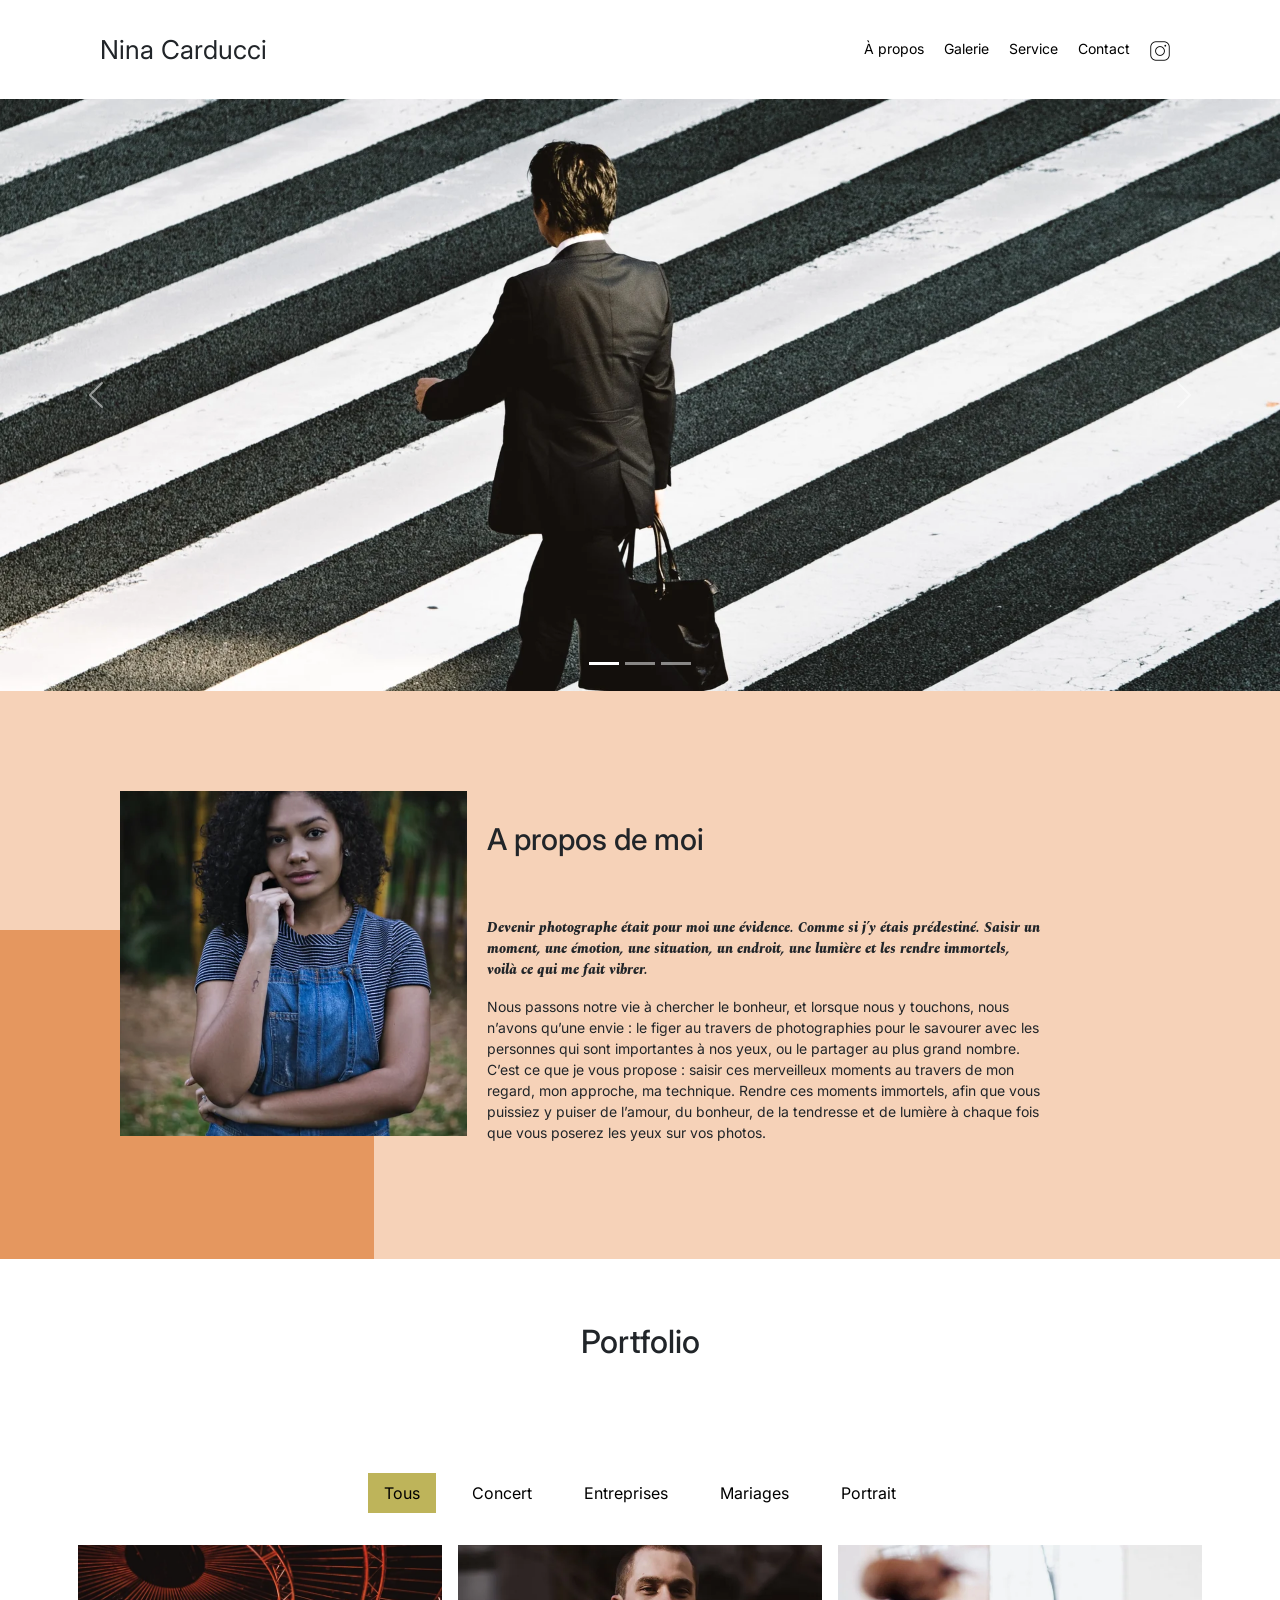
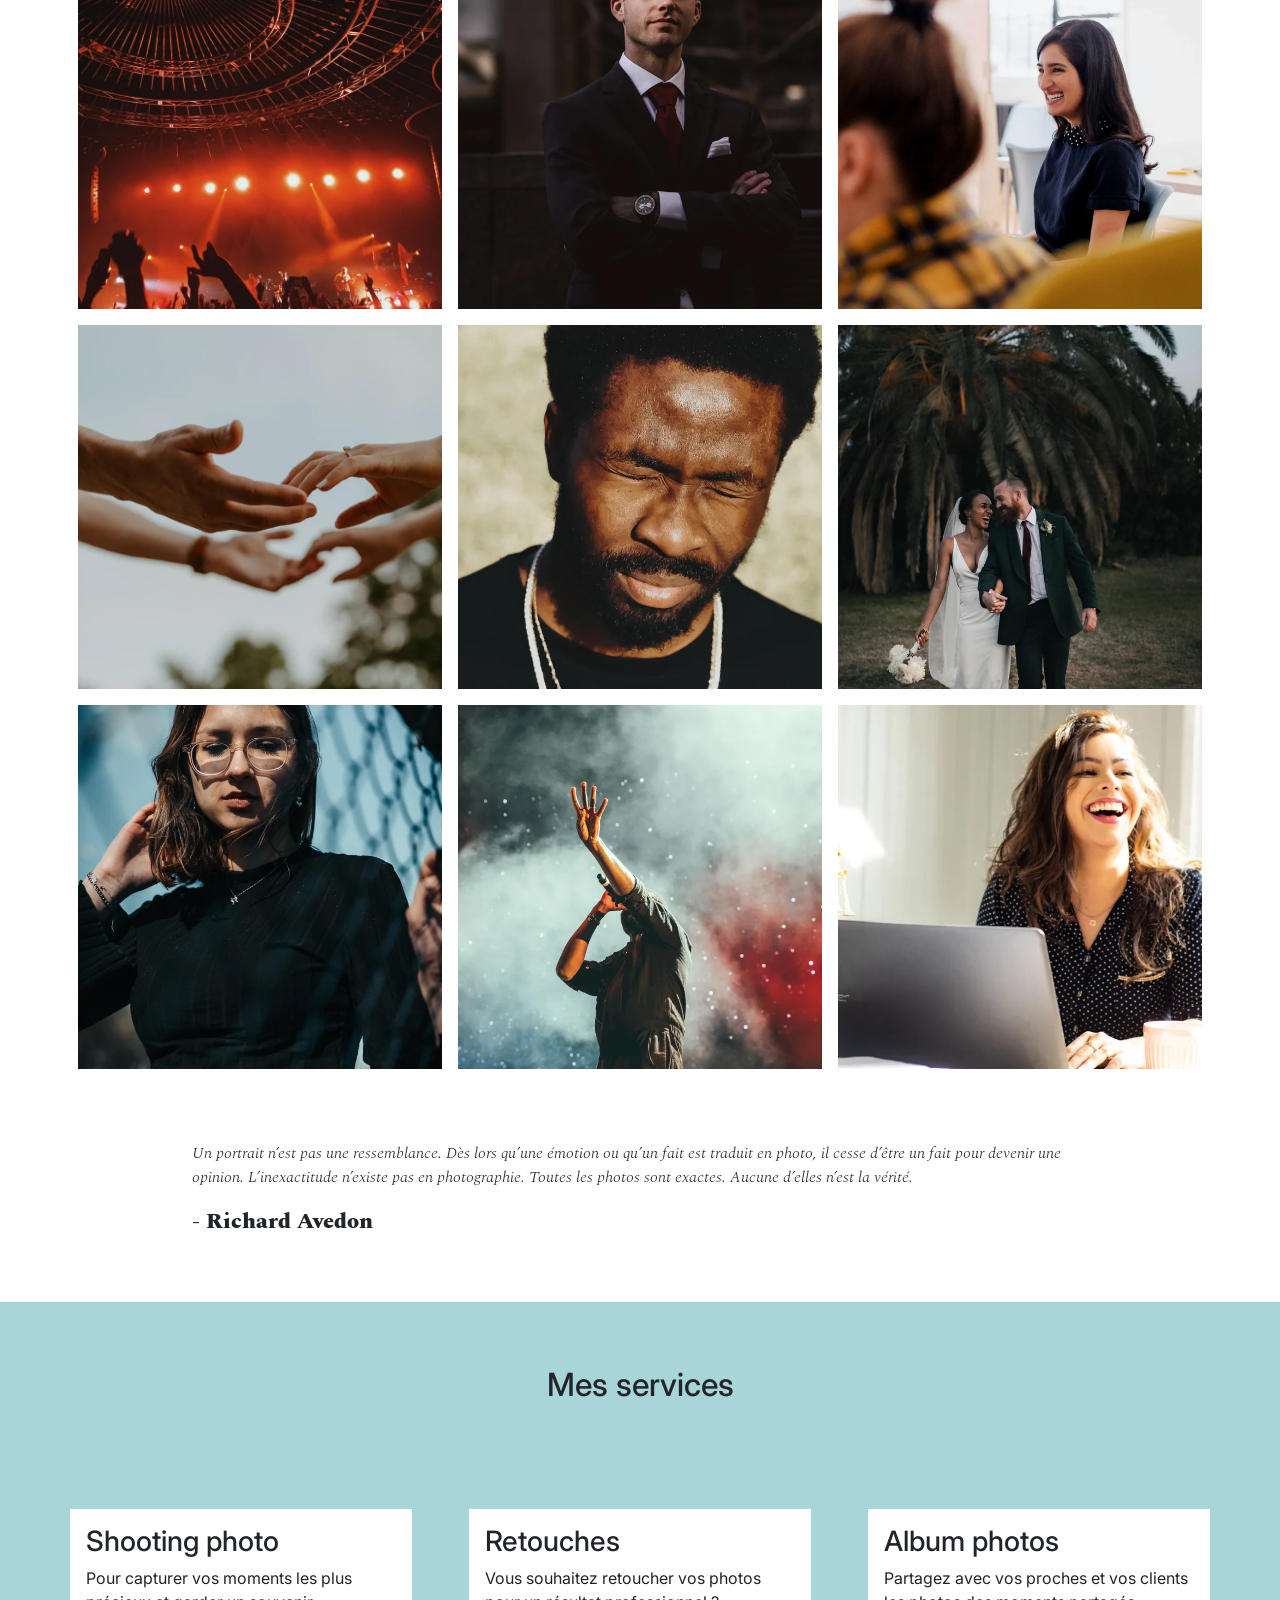
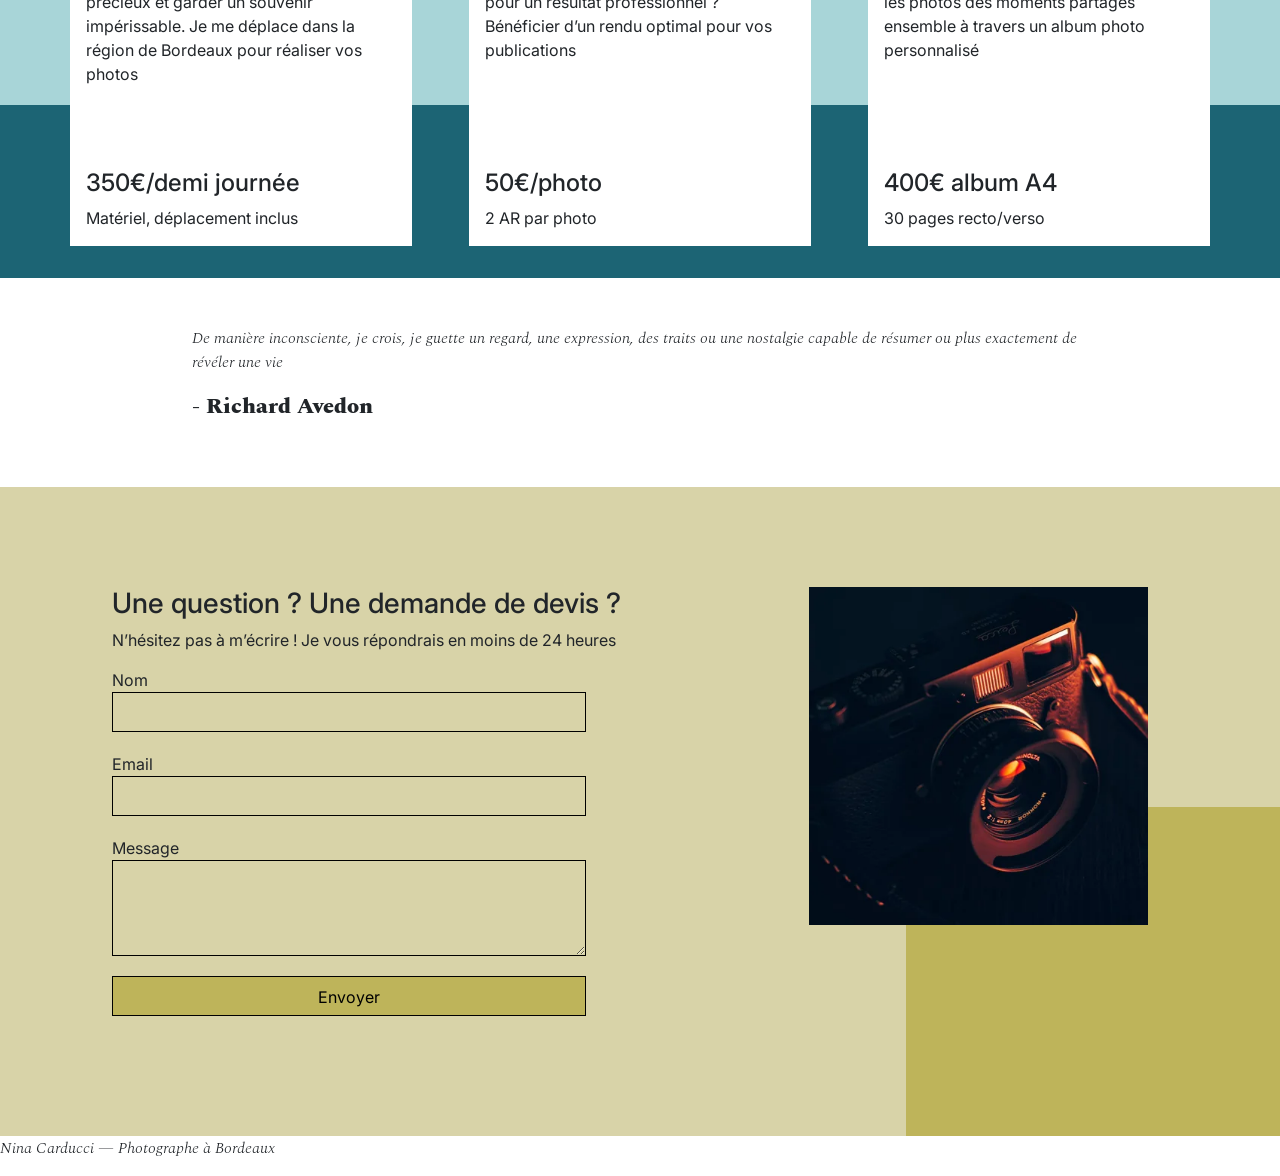
<file: index.html>
<!doctype html>
<html lang="fr">
  <head>
    <!-- Métadonnées pour SEO-->
    <meta charset="UTF-8" />
    <meta name="viewport" content="width=device-width, initial-scale=1.0" />
    <title>Nina Carducci — Photographe portraits & événements à Bordeaux</title>
    <meta
      name="description"
      content="Photographe professionnelle à Bordeaux, Nina Carducci capture vos portraits, mariages et événements avec sensibilité. Contactez-la pour votre prochain projet."
    />
    <!-- Favicon -->
    <link rel="icon" type="image/png" href="./assets/images/favicon.png" />

    <!-- Métadonnées pour Open Graph -->
    <meta property="og:type" content="website" />
    <meta
      property="og:url"
      content="https://thierry-webdeveloper.github.io/Site-NinaCarducci/"
    />
    <meta
      property="og:title"
      content="Nina Carducci — Photographe portraits & événements à Bordeaux"
    />
    <meta
      property="og:description"
      content="Photographe professionnelle à Bordeaux, Nina Carducci capture vos portraits, mariages et événements avec sensibilité. Contactez-la pour votre prochain projet."
    />
    <meta
      property="og:image"
      content="https://thierry-webdeveloper.github.io/Site-NinaCarducci/assets/images/nina.webp"
    />
    <meta property="og:locale" content="fr_FR" />
    <meta property="og:site_name" content="Nina Carducci Photographe" />

    <!-- Métadonnées pour Twitter Card -->
    <meta name="twitter:card" content="summary_large_image" />
    <meta
      name="twitter:title"
      content="Nina Carducci — Photographe portraits & événements à Bordeaux"
    />
    <meta
      name="twitter:description"
      content="Photographe professionnelle à Bordeaux, Nina Carducci capture vos portraits, mariages et événements avec sensibilité. Contactez-la pour votre prochain projet."
    />
    <meta
      name="twitter:image"
      content="https://thierry-webdeveloper.github.io/Site-NinaCarducci/assets/images/nina.webp"
    />

    <!-- Schema.org JSON-LD — Référencement local -->
    <script type="application/ld+json">
      {
        "@context": "https://schema.org",
        "@type": "LocalBusiness",
        "name": "Nina Carducci Photographe",
        "image": "https://thierry-webdeveloper.github.io/Site-NinaCarducci/assets/images/nina.webp",
        "url": "https://thierry-webdeveloper.github.io/Site-NinaCarducci/",
        "telephone": "+33556677889",
        "address": {
          "@type": "PostalAddress",
          "streetAddress": "68 avenue Alsace-Lorraine",
          "addressLocality": "Bordeaux",
          "postalCode": "33200",
          "addressCountry": "FR"
        },
        "openingHoursSpecification": [
          {
            "@type": "OpeningHoursSpecification",
            "dayOfWeek": [
              "Monday",
              "Tuesday",
              "Wednesday",
              "Thursday",
              "Friday"
            ],
            "opens": "10:00",
            "closes": "19:00"
          }
        ],
        "sameAs": ["https://www.instagram.com/ninacarducci.photo/?hl=fr"]
      }
    </script>

    <!-- Minification dossier bootstrap -->
    <link rel="stylesheet" href="assets/bootstrap/bootstrap.min.css" />
    <script src="./assets/bootstrap/bootstrap.bundle.min.js" defer></script>

    <link rel="stylesheet" href="./assets/style.css" />

    <link rel="preconnect" href="https://fonts.googleapis.com" />
    <link rel="preconnect" href="https://fonts.gstatic.com" crossorigin />
    <link
      href="https://fonts.googleapis.com/css2?family=Inter&family=Spectral:ital,wght@0,400;1,300;1,400;1,800&display=swap"
      rel="stylesheet"
    />

    <script
      src="https://code.jquery.com/jquery-3.4.1.min.js"
      integrity="sha256-CSXorXvZcTkaix6Yvo6HppcZGetbYMGWSFlBw8HfCJo="
      crossorigin="anonymous"
    ></script>
    <script src="./assets/maugallery.js" defer></script>
    <script src="./assets/scripts.js" defer></script>
  </head>
  <body>
    <header class="top-header">
      <!-- <p class="name">Nina Carducci</p> -->
      <a
        href="#"
        class="name"
        aria-label="Nina Carducci — retour en haut de page"
        >Nina Carducci</a
      >
      <nav class="nav">
        <ul>
          <li><a href="#about">À propos</a></li>
          <li><a href="#gallery">Galerie</a></li>
          <li><a href="#services">Service</a></li>
          <li><a href="#contact">Contact</a></li>
          <li>
            <a
              class="social-link"
              href="https://www.instagram.com/ninacarducci.photo/?hl=fr"
              target="_blank"
              ><img
                src="assets/images/instagram.png"
                alt="Voir le profil Instagram de Nina Carducci"
                width="20"
                height="20"
            /></a>
          </li>
        </ul>
      </nav>
    </header>
    <main>
      <section id="header">
        <h1 class="visually-hidden">Nina Carducci, photographe à Bordeaux</h1>
        <div
          id="carouselExampleIndicators"
          class="carousel slide"
          data-bs-ride="carousel"
        >
          <div class="carousel-indicators">
            <button
              type="button"
              data-bs-target="#carouselExampleIndicators"
              data-bs-slide-to="0"
              class="active"
              aria-current="true"
              aria-label="Slide 1"
            ></button>
            <button
              type="button"
              data-bs-target="#carouselExampleIndicators"
              data-bs-slide-to="1"
              aria-label="Slide 2"
            ></button>
            <button
              type="button"
              data-bs-target="#carouselExampleIndicators"
              data-bs-slide-to="2"
              aria-label="Slide 3"
            ></button>
          </div>
          <div class="carousel-inner">
            <div class="carousel-item active">
              <img
                src="./assets/images/slider/ryoji-iwata-wUZjnOv7t0g-unsplash.webp"
                class="d-block w-100"
                alt="Homme en costume de dos marchant dans une rue"
                width="1920"
                height="888"
              />
            </div>
            <div class="carousel-item">
              <img
                src="./assets/images/slider/nicholas-green-nPz8akkUmDI-unsplash.webp"
                class="d-block w-100"
                alt="Foule en liesse les bras levés lors d'un concert"
                width="1920"
                height="888"
              />
            </div>
            <div class="carousel-item">
              <img
                src="./assets/images/slider/edward-cisneros-3_h6-1NPDGw-unsplash.webp"
                class="d-block w-100"
                alt="Mariés s'embrassant lors de leur cérémonie de mariage"
                width="1920"
                height="888"
              />
            </div>
          </div>
          <button
            class="carousel-control-prev"
            type="button"
            aria-label="Diapositive précédente"
            data-bs-target="#carouselExampleIndicators"
            data-bs-slide="prev"
          >
            <span class="carousel-control-prev-icon" aria-hidden="true"></span>
            <!-- <span class="visually-hidden">Previous</span> -->
          </button>
          <button
            class="carousel-control-next"
            type="button"
            aria-label="Diapositive suivante"
            data-bs-target="#carouselExampleIndicators"
            data-bs-slide="next"
          >
            <span class="carousel-control-next-icon" aria-hidden="true"></span>
            <!-- <span class="visually-hidden">Next</span> -->
          </button>
        </div>
      </section>
      <section id="about">
        <div class="picture left">
          <img
            src="./assets/images/nina.webp"
            alt="Portrait de Nina Carducci, photographe"
            width="560"
            height="558"
          />
        </div>
        <div id="about-me">
          <h2 class="about-me__title">A propos de moi</h2>
          <p class="about-me__introduction">
            Devenir photographe était pour moi une évidence. Comme si j’y étais
            prédestiné. Saisir un moment, une émotion, une situation, un
            endroit, une lumière et les rendre immortels, voilà ce qui me fait
            vibrer.
          </p>
          <p>
            Nous passons notre vie à chercher le bonheur, et lorsque nous y
            touchons, nous n’avons qu’une envie : le figer au travers de
            photographies pour le savourer avec les personnes qui sont
            importantes à nos yeux, ou le partager au plus grand nombre. C’est
            ce que je vous propose : saisir ces merveilleux moments au travers
            de mon regard, mon approche, ma technique. Rendre ces moments
            immortels, afin que vous puissiez y puiser de l’amour, du bonheur,
            de la tendresse et de lumière à chaque fois que vous poserez les
            yeux sur vos photos.
          </p>
        </div>
      </section>
      <section id="gallery">
        <h2 class="title">Portfolio</h2>
        <div class="container py-3">
          <div class="gallery" style="display: none">
            <img
              data-gallery-tag="Concert"
              class="gallery-item"
              src="./assets/images/gallery/concerts/aaron-paul-wnX-fXzB6Cw-unsplash.webp"
              alt="Chanteur sur scène sous les projecteurs lors d'un concert"
              loading="lazy"
            />
            <img
              data-gallery-tag="Entreprises"
              class="gallery-item"
              src="./assets/images/gallery/entreprise/ali-morshedlou-WMD64tMfc4k-unsplash.webp"
              alt="Portrait professionnel d'un homme en costume les bras croisés"
              loading="lazy"
            />
            <img
              data-gallery-tag="Entreprises"
              class="gallery-item"
              src="./assets/images/gallery/entreprise/jason-goodman-tHO1_OuKbg0-unsplash.webp"
              alt="Femme souriante en réunion de travail"
              loading="lazy"
            />
            <img
              data-gallery-tag="Mariages"
              class="gallery-item"
              src="./assets/images/gallery/mariage/hannah-busing-RvF2R_qMpRk-unsplash.webp"
              alt="Quand nos mains se rencontrent pour une danse"
              loading="lazy"
            />
            <img
              data-gallery-tag="Portrait"
              class="gallery-item"
              src="./assets/images/gallery/portraits/ade-tunji-rVkhWWZFAtQ-unsplash.webp"
              alt="Portrait en gros plan d'un homme aux yeux clos"
              loading="lazy"
            />
            <img
              data-gallery-tag="Mariages"
              class="gallery-item"
              src="./assets/images/gallery/mariage/jakob-owens-SiniLJkXhMc-unsplash.webp"
              alt="Couple de mariés marchant main dans la main sous les palmiers"
              loading="lazy"
            />
            <img
              data-gallery-tag="Portrait"
              class="gallery-item"
              src="./assets/images/gallery/portraits/nino-van-prattenburg--443cl1uR_8-unsplash.webp"
              alt="Portrait d'une femme adossée à une grille métallique"
              loading="lazy"
            />
            <img
              data-gallery-tag="Concert"
              class="gallery-item"
              src="./assets/images/gallery/concerts/austin-neill-hgO1wFPXl3I-unsplash.webp"
              alt="Chanteur sur scène le bras levé sous les projecteurs"
              loading="lazy"
            />
            <img
              data-gallery-tag="Entreprises"
              class="gallery-item"
              src="./assets/images/gallery/entreprise/mateus-campos-felipe-Fsgzm8N0hIY-unsplash.webp"
              alt="Professionnelle souriante sur son ordinateur portable"
              loading="lazy"
            />
          </div>
        </div>
        <div class="quote">
          <figure>
            <blockquote>
              <p class="quote__text">
                Un portrait n’est pas une ressemblance. Dès lors qu’une émotion
                ou qu’un fait est traduit en photo, il cesse d’être un fait pour
                devenir une opinion. L’inexactitude n’existe pas en
                photographie. Toutes les photos sont exactes. Aucune d’elles
                n’est la vérité.
              </p>
            </blockquote>
            <figcaption class="quote__author">- Richard Avedon</figcaption>
          </figure>
        </div>
      </section>
      <section id="services">
        <h2 class="title">Mes services</h2>
        <div class="container">
          <div class="service">
            <div class="service__description">
              <h3>Shooting photo</h3>
              <p>
                Pour capturer vos moments les plus précieux et garder un
                souvenir impérissable. Je me déplace dans la région de Bordeaux
                pour réaliser vos photos
              </p>
            </div>
            <div class="service__price">
              <h4>350€/demi journée</h4>
              <span>Matériel, déplacement inclus</span>
            </div>
          </div>
          <div class="service">
            <div class="service__description">
              <h3>Retouches</h3>
              <p>
                Vous souhaitez retoucher vos photos pour un résultat
                professionnel ? Bénéficier d’un rendu optimal pour vos
                publications
              </p>
            </div>
            <div class="service__price">
              <h4>50€/photo</h4>
              <span>2 AR par photo</span>
            </div>
          </div>
          <div class="service">
            <div class="service__description">
              <h3>Album photos</h3>
              <p>
                Partagez avec vos proches et vos clients les photos des moments
                partagés ensemble à travers un album photo personnalisé
              </p>
            </div>
            <div class="service__price">
              <h4>400€ album A4</h4>
              <span>30 pages recto/verso</span>
            </div>
          </div>
        </div>
      </section>
      <div class="quote">
        <figure>
          <blockquote>
            <p class="quote__text">
              De manière inconsciente, je crois, je guette un regard, une
              expression, des traits ou une nostalgie capable de résumer ou plus
              exactement de révéler une vie
            </p>
          </blockquote>
          <figcaption class="quote__author">- Richard Avedon</figcaption>
        </figure>
      </div>
      <section id="contact">
        <div class="container">
          <div class="form-container">
            <h3>Une question ? Une demande de devis ?</h3>
            <p>
              N’hésitez pas à m’écrire ! Je vous répondrais en moins de 24
              heures
            </p>
            <!-- <form action="" method="post"> -->
            <form action="#" method="get">
              <label for="nom">Nom</label>
              <input type="text" name="nom" id="nom" autocomplete="name" />
              <label for="email">Email</label>
              <input
                type="email"
                name="email"
                id="email"
                autocomplete="email"
              />
              <label for="message">Message</label>
              <textarea
                name="message"
                id="message"
                cols="30"
                rows="10"
              ></textarea>
              <input type="submit" value="Envoyer" />
            </form>
          </div>
          <div class="picture right">
            <img
              src="./assets/images/camera.webp"
              alt="Appareil photo reflex posé sur un fond sombre"
              width="370"
              height="370"
            />
          </div>
        </div>
      </section>
    </main>
    <footer>
      <p class="quote__text">Nina Carducci — Photographe à Bordeaux</p>
    </footer>
  </body>
</html>
</file>
<file: assets/style.css>
body {
	max-width: 1920px;
	margin: auto;
}
* {
	font-family: 'Inter';
	font-style: normal;
}

/* Garde les proportions des images qui ont des attributs width et height */
img {
	height: auto;
}

.top-header {
	background-color: white;
	position: sticky;
	top:0;
	z-index: 1000;
	display: flex;
	justify-content: space-between;
	padding-inline: 100px;
	padding-block: 30px;
	align-items: center;
}

.top-header .name {
	font-size: 26px;
}

/* Préserve le rendu initial du site */
a.name {
    text-decoration: none;
    color: inherit;
}

.nav ul {
	display: flex;
	list-style-type: none;
	font-size: 14px;
	margin-bottom: 0;
}

.nav li {
	padding-inline: 10px;
}

.nav a {
	text-decoration: none;
	color: #000
}

.social-link img {
	width: 20px;
}

#about {
	display: flex;
	background-color: #F6D2B8;
	padding-inline: 100px;
	padding-block: 100px;
	position: relative;
}

.picture.left::before {
	content: ' ';
	background-color: #E5975F;
	width: 374px;
	height: 329px;
	position: absolute;
	bottom: 0;
	left: 0;
	z-index: -1;
}

.picture {
	flex: 1;
	margin: 0 20px;
	z-index: 0;
}

.picture img {
	width: 100%;

}
#about-me {
	flex: 2
}
.about-me__title {
	margin-top: 1em;
	margin-bottom: 60px;
	font-size: 30px;
}
.about-me__introduction {
	font-family: 'Spectral';
	font-weight: 800;
	font-style: italic;
	width: 60%;
}
#about-me p {
	width: 80%;
	font-size: 14px;
}

#gallery {
	/*	min-height: 100vh; */
}
.title{
	text-align: center;
	padding-block: 2em;
}
.gallery .nav {
	justify-content: center;
}
.nav-pills .nav-link.active, .nav-pills .show > .nav-link {
	/* color: #fff; */
	color: #000;
	background-color: #BEB45A;
	border-radius:0 ;
}
.nav-pills .nav-link {
	color: #000
}
.item-column {
	position: relative;
	margin-bottom: 0 !important;
	padding: 0;
}
.item-column::after{
	content: "";
	display: block;
	padding-bottom: 100%;

}
.gallery-item {
	position: absolute;
	width: 100%;
	height: 100%;
	object-fit: cover;
	padding: .5em;
}
.mg-prev, .mg-next {
	width: 30px;
	height: 30px;
	border-radius: 00%;
	justify-content: center;
	align-items: center;
	display: flex;
	font-size: 24px;
}

.quote {
	font-family: 'Spectral';
	font-style: italic;
	width: 70%;
	margin: auto;
	padding-block: 3em;
}
.quote__text {
	font-family: Spectral;
	font-style: italic;
	font-weight: 300;

}
.quote__author {
	font-family: Spectral;
	font-weight: 800;
	font-size: 22px;
}

#services {
	margin: auto;
	background-color: #A8D5D8 ;
	position: relative;
}
#services .container::before{
	content: ' ';
	background-color: #1C6474;
	position: absolute;
	width: 100%;
	height: 30%;
	bottom: 0;
	left: 0;
	z-index: 0;
}

#services .container {
	justify-content: space-between;
	display: flex;
	padding : 2em 0;

}

.service {
	background-color: white;
	max-width: 390px;
	width: 30%;
	height: 337px;
	padding: 1em;
	display: flex;
	flex-direction: column;
	justify-content: space-between;
	z-index: 1;
}

#contact {
	margin: auto;
	background-color: #D8D3A8 ;
	position: relative;
	padding-inline: 100px;
	padding-block: 100px;
}

#contact .container {
	display: flex;
}
.picture.right::before {
	content: ' ';
	background-color: #BEB45A;
	width: 374px;
	height: 329px;
	position: absolute;
	bottom: 0;
	right: 0;
	z-index: -1;
}
.form-container {
	flex : 2;

}
form {
	display: flex;
	flex-direction: column;
	width: 70%;
	align-items: flex-start;
}

form input {
	width: 100%;
	background-color: transparent;
	border: solid 1px;
	height: 2.5em;
	margin-bottom: 20px;
}

form textarea {
	width: 100%;
	background-color: transparent;
	border: solid 1px;
	height: 5em;
	line-height: 2.5em;
	font-size: 1.2em;
	margin-bottom: 20px;
}
input[type="submit"] {
	background-color: #BEB45A;
	padding: .5em 1em
}

@media all and (max-width: 1180px) {
	.picture {
		flex : 2;
	}
	#about, #contact .container {
		align-items: center;
	}
	.about-me__title {
		margin-top: 0;
		margin-bottom: 1em;
	}
	#about-me h6, #about-me p {
		width: 100%;
	}
}

@media all and (max-width: 1000px) {
	#about{
		flex-direction: column;

	}
	.picture {
		width: 50%;
	}
	.picture.left::before {
		width: 100%;
		height: 30%;
		position: absolute;
		bottom: auto;
		top: 0;
		left: 0;
		z-index: -1;
	}
	.about-me__title{
		text-align: center;
		margin-top: 1em;
	}
	#services .container {
		flex-direction: column;
	}
	.service {
		width: 100%;
		max-width: 100%;
		height: auto;
		margin: 2em 0
	}
	.service__description{
		margin-bottom: 1em;
	}

	#services .container::before{
		width: 30%;
		height: 100%;
		bottom: 0;
		right: 0;
		left: auto;
		z-index: 0;
	}

	#contact .container {
		flex-direction: column;
	}
	#contact .picture.right {
		margin-top: 1em;
	}
	.picture.right::before {
		width: 100%;
		height: 30%;
		position: absolute;
		bottom: 0;
		right: 0;
		z-index: -1;
	}
}

@media all and (max-width: 650px) {
	.top-header {
		flex-direction: column;
		padding-inline: 0;
	}
	.top-header .nav, .top-header .nav ul {
		width: 100%;
		padding: 0 0 0 0;
	}
	.top-header .nav li {
		flex: 1;
		padding-block: 1em;
		text-align: center;
	}
	.picture.left::before, .picture.right::before {
		height: 150px;
	}
	#services .container {
		align-items: center;
	}
	.service {
		max-width: 90%;
	}
	#about, #contact {
		padding-inline: 2em;
		padding-block: 2em;
	}
	form {
		width: 100%;
	}
	.picture {
		width: 80%;
	}
}
</file>
